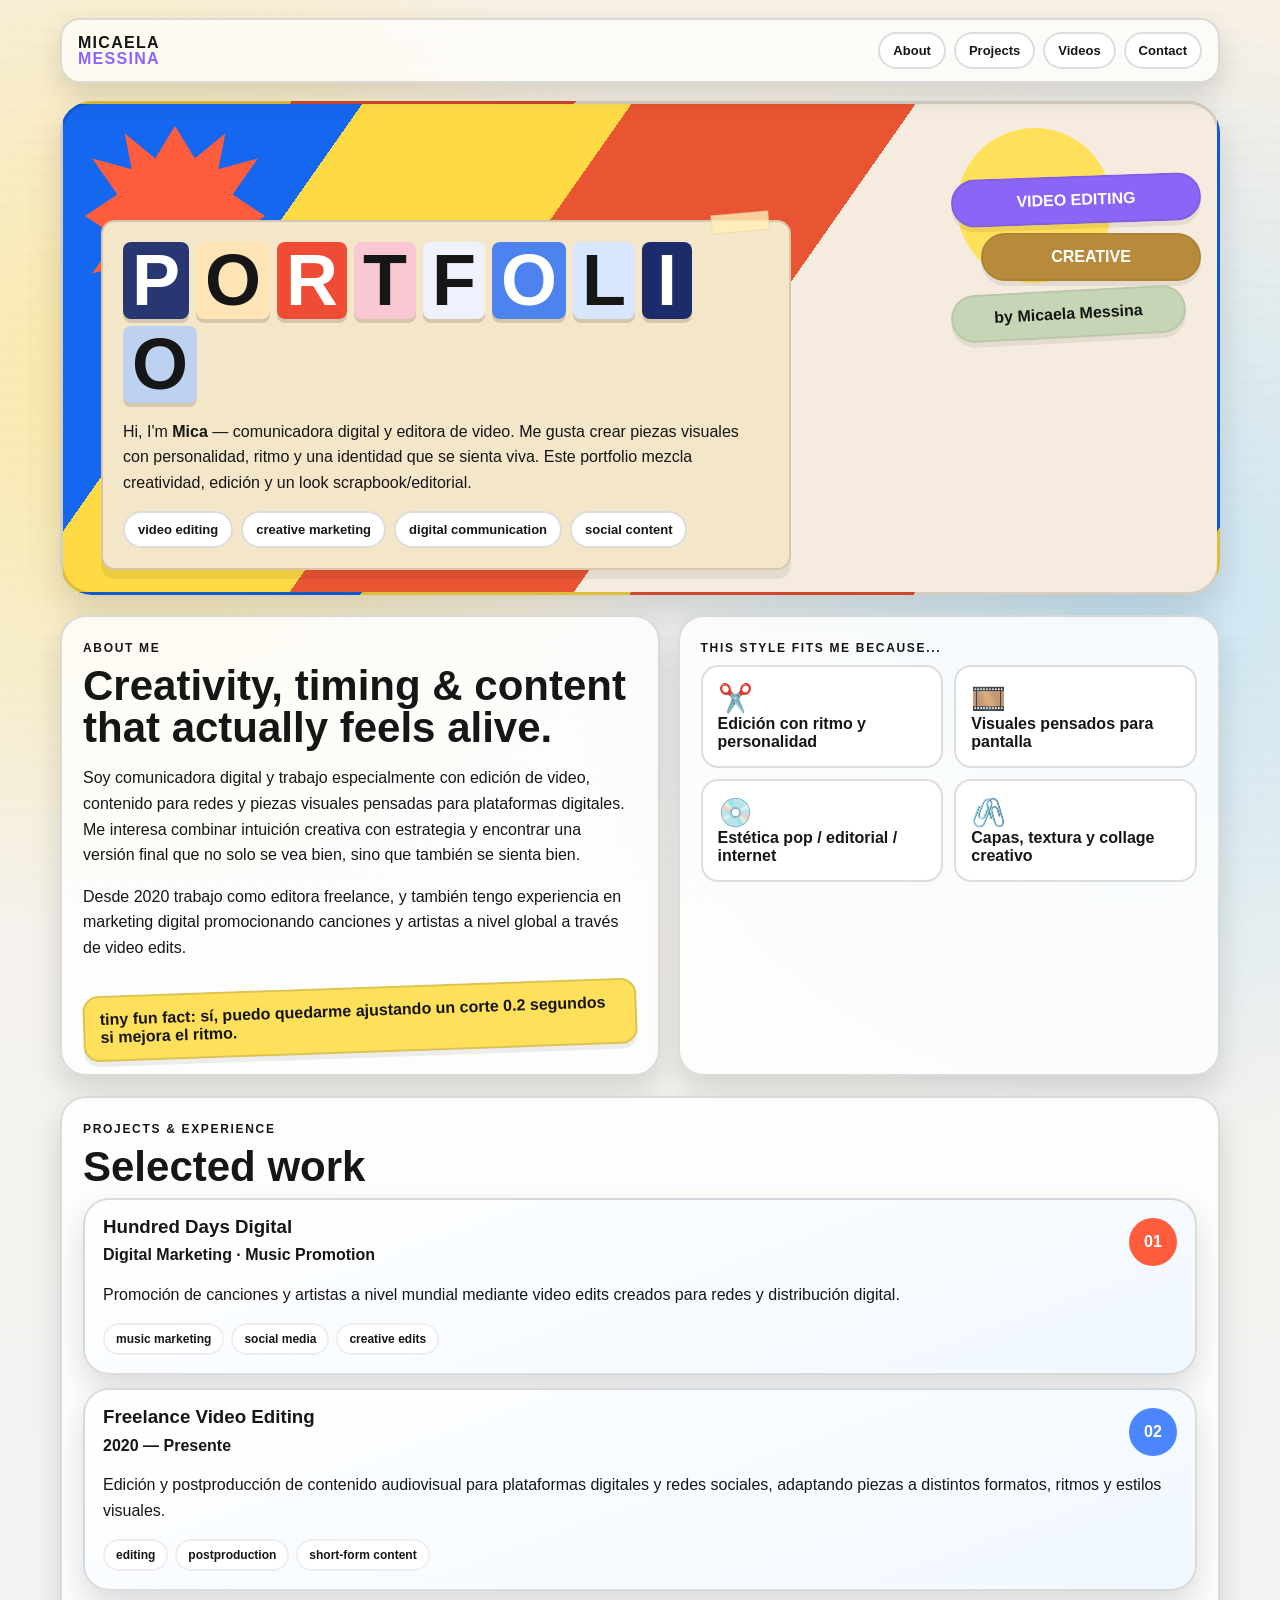
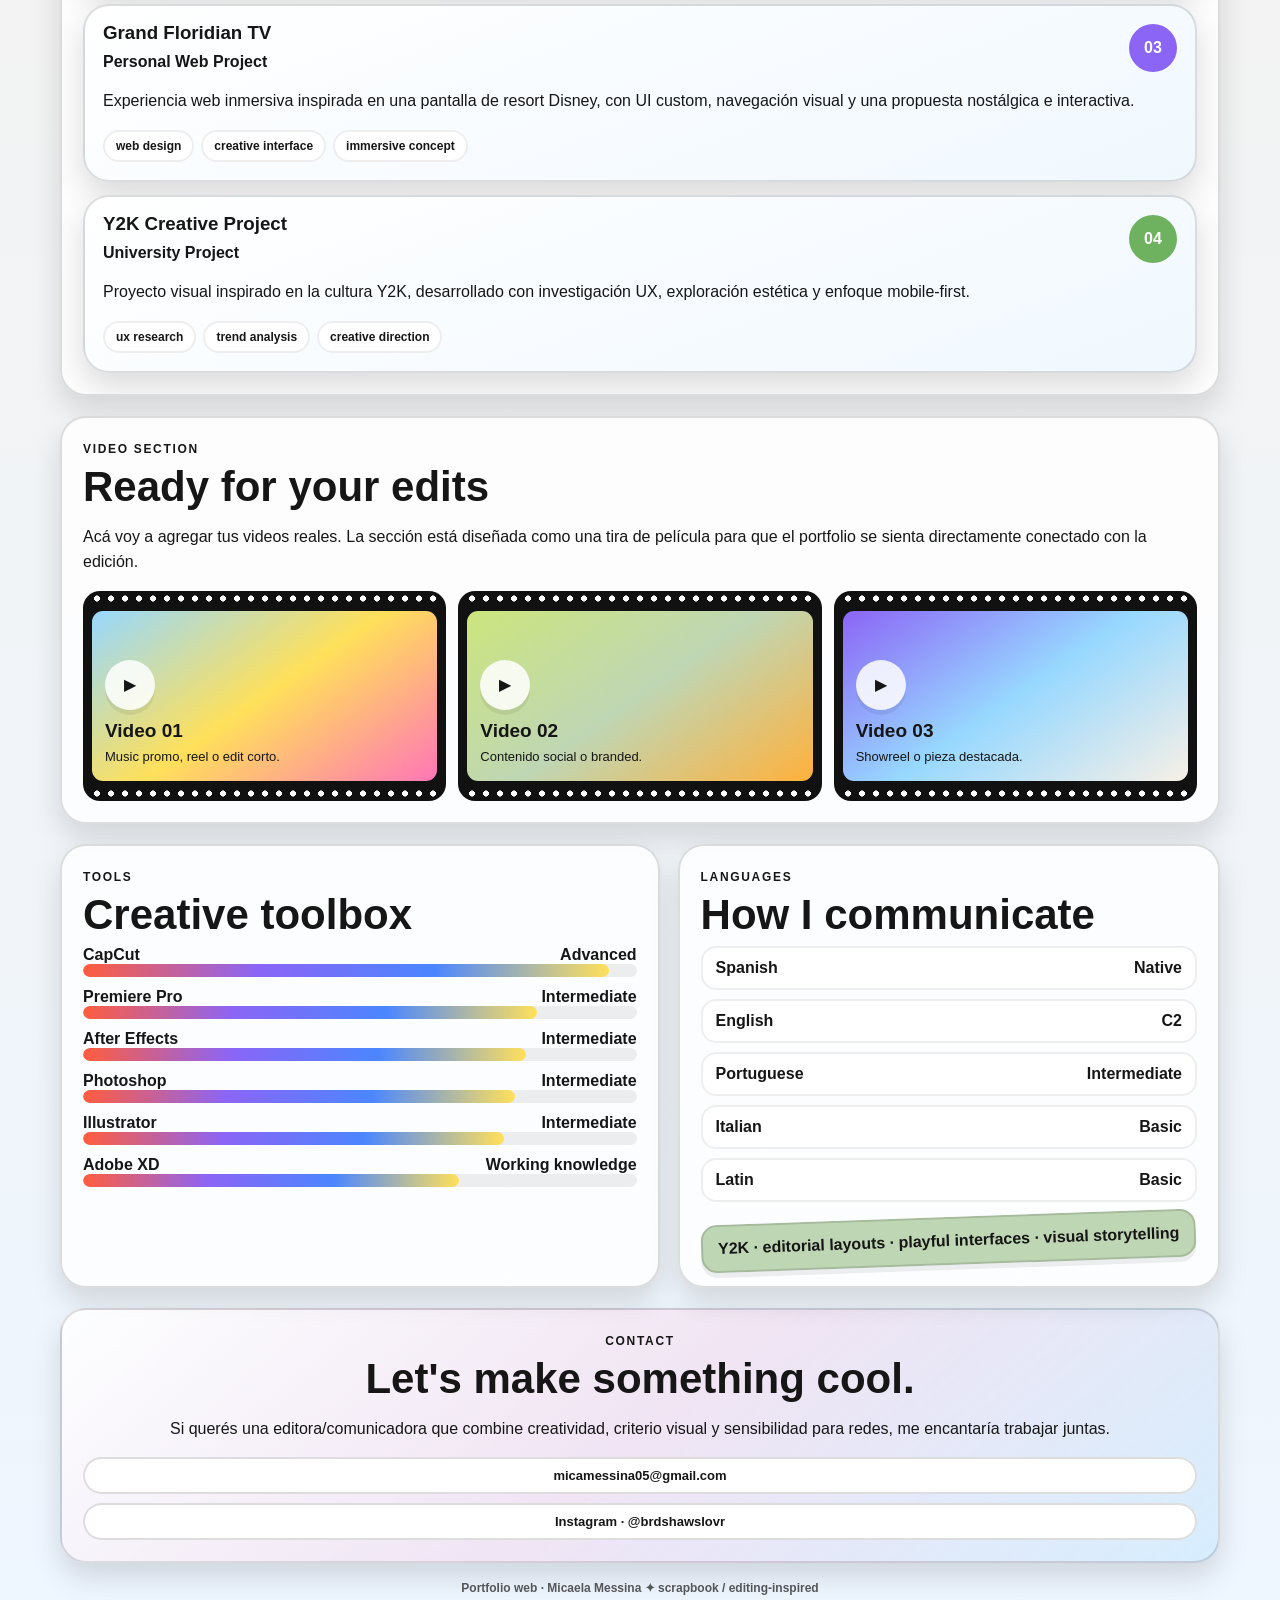
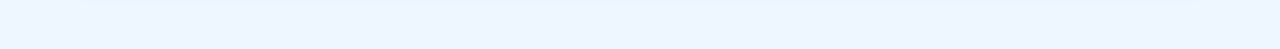
<file: portfolio/index.html>
<!doctype html>
<html lang="es">
<head>
<meta charset="utf-8"><meta name="viewport" content="width=device-width,initial-scale=1">
<title>Micaela Messina — Portfolio</title>
<style>
:root{--ink:#161616;--red:#ff5d3d;--yellow:#ffe05a;--blue:#4b86ff;--sky:#97d8ff;--purple:#8b65f6;--pink:#ff76b7;--green:#bfd6b4;--paper:#f4e6c8}
*{box-sizing:border-box}html{scroll-behavior:smooth}body{margin:0;font-family:Arial,Helvetica,sans-serif;color:var(--ink);background:radial-gradient(circle at 10% 12%,#ffe05a77,transparent 18%),radial-gradient(circle at 88% 18%,#97d8ff77,transparent 20%),linear-gradient(180deg,#f7f0e6,#eef6ff);overflow-x:hidden}
body:before{content:"";position:fixed;inset:0;pointer-events:none;opacity:.13;background-image:linear-gradient(transparent 96%,#0002 96%),linear-gradient(90deg,transparent 96%,#0001 96%);background-size:16px 16px}
.wrap{width:min(1160px,calc(100% - 24px));margin:auto;padding:18px 0 54px}
.top{position:sticky;top:8px;z-index:9;display:flex;justify-content:space-between;gap:12px;flex-wrap:wrap;align-items:center;padding:12px 16px;border:2px solid #0002;border-radius:20px;background:#ffffffb8;backdrop-filter:blur(10px);box-shadow:0 12px 28px #0002}
.logo{font-weight:900;letter-spacing:.08em;line-height:.95}.logo span{color:var(--purple)}nav{display:flex;gap:8px;flex-wrap:wrap}nav a,.chip,.contact a{color:var(--ink);text-decoration:none;border:2px solid #0002;background:#fff;border-radius:999px;padding:9px 13px;font-weight:800;font-size:13px}
.hero{position:relative;overflow:hidden;margin-top:18px;border:3px solid #0002;border-radius:32px;box-shadow:0 16px 35px #0002;background:linear-gradient(125deg,#1567ef 0 20%,#fedb45 20% 38%,#e95532 38% 57%,#f5ecdf 57%);padding:30px 20px 22px;min-height:440px}
.burst{position:absolute;left:22px;top:22px;width:180px;height:180px;background:var(--red);clip-path:polygon(50% 0,61% 18%,78% 4%,74% 24%,96% 18%,82% 38%,100% 50%,82% 62%,96% 82%,74% 76%,78% 96%,61% 82%,50% 100%,39% 82%,22% 96%,26% 76%,4% 82%,18% 62%,0 50%,18% 38%,4% 18%,26% 24%,22% 4%,39% 18%)}
.sun{position:absolute;right:105px;top:24px;width:155px;height:155px;border-radius:50%;background:var(--yellow)}
.paper{position:relative;z-index:2;margin-top:86px;margin-left:18px;width:min(100%,690px);background:var(--paper);border:2px solid #0002;border-radius:14px;padding:20px;box-shadow:0 9px 0 #0001}
.tape{position:absolute;right:20px;top:-9px;width:58px;height:19px;background:#fff0b8cc;transform:rotate(-5deg);border:1px solid #0001}
.title{display:flex;flex-wrap:wrap;gap:7px;margin:0 0 16px;font-size:clamp(38px,8vw,72px);line-height:.9;font-weight:900}
.title span{display:grid;place-items:center;min-width:50px;padding:6px 9px;border-radius:8px;box-shadow:0 4px 0 #0002}.a{background:#283772;color:#fff}.b{background:#ffe5b5}.c{background:#ef4b35;color:#fff}.d{background:#fac8d3}.e{background:#eff2fd}.f{background:#4c83ef;color:#fff}.g{background:#d8e6ff}.h{background:#1c2b69;color:#fff}.i{background:#bcd2f0}
.paper p{font-size:16px;line-height:1.6}.mini{display:flex;gap:8px;flex-wrap:wrap;margin-top:14px}.stack{position:absolute;right:16px;top:72px;width:min(36vw,250px);display:grid;gap:9px;z-index:3}.pill{padding:13px 16px;border-radius:999px;font-weight:900;text-align:center;border:2px solid #0001;box-shadow:0 5px 0 #0001}.p1{background:var(--purple);color:white;transform:rotate(-2deg)}.p2{background:#b78b3b;color:#fff;width:88%;margin-left:auto}.p3{background:#c6d5b6;width:94%;transform:rotate(-3deg)}
.section{margin-top:20px}.grid{display:grid;grid-template-columns:1.05fr .95fr;gap:18px}.card{position:relative;background:#ffffffcf;border:2px solid #0002;border-radius:26px;box-shadow:0 14px 30px #0002;padding:21px;overflow:hidden}.card h2,.card h3{margin:0 0 10px;line-height:1}.card h2{font-size:clamp(28px,4vw,42px)}.label{display:inline-block;margin-bottom:10px;font-size:12px;letter-spacing:.14em;font-weight:900}.card p{line-height:1.6}.note{display:inline-block;margin-top:10px;padding:13px 15px;border-radius:16px;background:var(--yellow);border:2px solid #0002;box-shadow:0 5px 0 #0001;font-weight:800;transform:rotate(-2deg)}
.icons{display:grid;grid-template-columns:1fr 1fr;gap:11px}.icons div{min-height:94px;display:flex;flex-direction:column;justify-content:space-between;padding:15px;border:2px solid #0002;border-radius:17px;background:white;font-weight:800}.icons b{font-size:28px}
.projects{display:grid;gap:13px}.proj{background:linear-gradient(160deg,#fff,#f0f8ff);padding:18px}.projtop{display:flex;justify-content:space-between;gap:12px}.num{min-width:48px;height:48px;border-radius:50%;display:grid;place-items:center;background:var(--red);color:white;font-weight:900}.proj:nth-child(2) .num{background:var(--blue)}.proj:nth-child(3) .num{background:var(--purple)}.proj:nth-child(4) .num{background:#6eb25f}.tags{display:flex;gap:7px;flex-wrap:wrap}.tags span{padding:7px 11px;border-radius:999px;background:#fff;border:2px solid #0001;font-size:12px;font-weight:800}
.films{display:grid;grid-template-columns:repeat(3,1fr);gap:12px}.film{background:#111;border-radius:17px;padding:9px;position:relative}.film:before,.film:after{content:"";position:absolute;left:7px;right:7px;height:7px;background-image:radial-gradient(circle,#fff 38%,transparent 40%);background-size:14px 7px}.film:before{top:4px}.film:after{bottom:4px}.frame{min-height:170px;margin:11px 0;border-radius:11px;padding:13px;display:flex;flex-direction:column;justify-content:flex-end;background:linear-gradient(145deg,var(--sky),var(--yellow),var(--pink))}.film:nth-child(2) .frame{background:linear-gradient(145deg,#cce57d,var(--green),#ffb13c)}.film:nth-child(3) .frame{background:linear-gradient(145deg,var(--purple),var(--sky),#f7f0e6)}.play{width:50px;height:50px;border-radius:50%;display:grid;place-items:center;background:#ffffffd9;box-shadow:0 5px 0 #0001;margin-bottom:10px}.frame h4{margin:0 0 5px;font-size:19px}.frame p{margin:0;font-size:13px}
.meters{display:grid;gap:11px}.mh{display:flex;justify-content:space-between;gap:10px;font-weight:800}.bar{height:13px;border-radius:999px;overflow:hidden;background:#0001}.bar i{display:block;height:100%;border-radius:999px;background:linear-gradient(90deg,var(--red),var(--purple),var(--blue),var(--yellow))}
.lang{display:grid;gap:9px}.lang div{display:flex;justify-content:space-between;gap:10px;background:#fff;border:2px solid #0001;border-radius:15px;padding:11px 13px;font-weight:700}.contact{text-align:center;background:linear-gradient(140deg,#ffffffdd,#ff76b722,#97d8ff44)}.contactlinks{display:grid;gap:9px;margin-top:14px}
footer{text-align:center;padding:18px 0 0;font-size:12px;font-weight:700;opacity:.7}
@media(max-width:860px){.grid{grid-template-columns:1fr}.stack{position:relative;right:auto;top:auto;width:100%;margin-top:15px}.paper{margin-left:0;margin-top:112px}.films{grid-template-columns:1fr}.sun{right:20px;width:105px;height:105px}.burst{width:140px;height:140px}}
@media(max-width:600px){.wrap{width:calc(100% - 16px)}.hero{padding:16px 12px}.paper{padding:15px;margin-top:100px}.title{font-size:42px;gap:5px}.title span{min-width:38px;padding:6px 7px}.icons{grid-template-columns:1fr}.card{padding:17px}.hero p{font-size:15px}}
</style>
</head>
<body>
<div class="wrap">
<header class="top"><div class="logo">MICAELA<br><span>MESSINA</span></div><nav><a href="#about">About</a><a href="#projects">Projects</a><a href="#videos">Videos</a><a href="#contact">Contact</a></nav></header>

<section class="hero"><div class="burst"></div><div class="sun"></div>
<div class="paper"><div class="tape"></div>
<h1 class="title"><span class="a">P</span><span class="b">O</span><span class="c">R</span><span class="d">T</span><span class="e">F</span><span class="f">O</span><span class="g">L</span><span class="h">I</span><span class="i">O</span></h1>
<p>Hi, I'm <strong>Mica</strong> — comunicadora digital y editora de video. Me gusta crear piezas visuales con personalidad, ritmo y una identidad que se sienta viva. Este portfolio mezcla creatividad, edición y un look scrapbook/editorial.</p>
<div class="mini"><span class="chip">video editing</span><span class="chip">creative marketing</span><span class="chip">digital communication</span><span class="chip">social content</span></div></div>
<div class="stack"><div class="pill p1">VIDEO EDITING</div><div class="pill p2">CREATIVE</div><div class="pill p3">by Micaela Messina</div></div>
</section>

<section class="section grid" id="about">
<article class="card"><span class="label">ABOUT ME</span><h2>Creativity, timing & content that actually feels alive.</h2><p>Soy comunicadora digital y trabajo especialmente con edición de video, contenido para redes y piezas visuales pensadas para plataformas digitales. Me interesa combinar intuición creativa con estrategia y encontrar una versión final que no solo se vea bien, sino que también se sienta bien.</p><p>Desde 2020 trabajo como editora freelance, y también tengo experiencia en marketing digital promocionando canciones y artistas a nivel global a través de video edits.</p><div class="note">tiny fun fact: sí, puedo quedarme ajustando un corte 0.2 segundos si mejora el ritmo.</div></article>
<article class="card"><span class="label">THIS STYLE FITS ME BECAUSE...</span><div class="icons"><div><b>✂️</b>Edición con ritmo y personalidad</div><div><b>🎞️</b>Visuales pensados para pantalla</div><div><b>💿</b>Estética pop / editorial / internet</div><div><b>🖇️</b>Capas, textura y collage creativo</div></div></article>
</section>

<section class="section" id="projects"><article class="card"><span class="label">PROJECTS & EXPERIENCE</span><h2>Selected work</h2><div class="projects">
<div class="card proj"><div class="projtop"><div><h3>Hundred Days Digital</h3><strong>Digital Marketing · Music Promotion</strong></div><div class="num">01</div></div><p>Promoción de canciones y artistas a nivel mundial mediante video edits creados para redes y distribución digital.</p><div class="tags"><span>music marketing</span><span>social media</span><span>creative edits</span></div></div>
<div class="card proj"><div class="projtop"><div><h3>Freelance Video Editing</h3><strong>2020 — Presente</strong></div><div class="num">02</div></div><p>Edición y postproducción de contenido audiovisual para plataformas digitales y redes sociales, adaptando piezas a distintos formatos, ritmos y estilos visuales.</p><div class="tags"><span>editing</span><span>postproduction</span><span>short-form content</span></div></div>
<div class="card proj"><div class="projtop"><div><h3>Grand Floridian TV</h3><strong>Personal Web Project</strong></div><div class="num">03</div></div><p>Experiencia web inmersiva inspirada en una pantalla de resort Disney, con UI custom, navegación visual y una propuesta nostálgica e interactiva.</p><div class="tags"><span>web design</span><span>creative interface</span><span>immersive concept</span></div></div>
<div class="card proj"><div class="projtop"><div><h3>Y2K Creative Project</h3><strong>University Project</strong></div><div class="num">04</div></div><p>Proyecto visual inspirado en la cultura Y2K, desarrollado con investigación UX, exploración estética y enfoque mobile-first.</p><div class="tags"><span>ux research</span><span>trend analysis</span><span>creative direction</span></div></div>
</div></article></section>

<section class="section" id="videos"><article class="card"><span class="label">VIDEO SECTION</span><h2>Ready for your edits</h2><p>Acá voy a agregar tus videos reales. La sección está diseñada como una tira de película para que el portfolio se sienta directamente conectado con la edición.</p><div class="films">
<div class="film"><div class="frame"><div class="play">▶</div><h4>Video 01</h4><p>Music promo, reel o edit corto.</p></div></div>
<div class="film"><div class="frame"><div class="play">▶</div><h4>Video 02</h4><p>Contenido social o branded.</p></div></div>
<div class="film"><div class="frame"><div class="play">▶</div><h4>Video 03</h4><p>Showreel o pieza destacada.</p></div></div>
</div></article></section>

<section class="section grid">
<article class="card"><span class="label">TOOLS</span><h2>Creative toolbox</h2><div class="meters">
<div><div class="mh"><span>CapCut</span><span>Advanced</span></div><div class="bar"><i style="width:95%"></i></div></div>
<div><div class="mh"><span>Premiere Pro</span><span>Intermediate</span></div><div class="bar"><i style="width:82%"></i></div></div>
<div><div class="mh"><span>After Effects</span><span>Intermediate</span></div><div class="bar"><i style="width:80%"></i></div></div>
<div><div class="mh"><span>Photoshop</span><span>Intermediate</span></div><div class="bar"><i style="width:78%"></i></div></div>
<div><div class="mh"><span>Illustrator</span><span>Intermediate</span></div><div class="bar"><i style="width:76%"></i></div></div>
<div><div class="mh"><span>Adobe XD</span><span>Working knowledge</span></div><div class="bar"><i style="width:68%"></i></div></div>
</div></article>
<article class="card"><span class="label">LANGUAGES</span><h2>How I communicate</h2><div class="lang"><div><span>Spanish</span><span>Native</span></div><div><span>English</span><span>C2</span></div><div><span>Portuguese</span><span>Intermediate</span></div><div><span>Italian</span><span>Basic</span></div><div><span>Latin</span><span>Basic</span></div></div><div class="note" style="background:#bfd6b4;margin-top:15px">Y2K · editorial layouts · playful interfaces · visual storytelling</div></article>
</section>

<section class="section" id="contact"><article class="card contact"><span class="label">CONTACT</span><h2>Let's make something cool.</h2><p>Si querés una editora/comunicadora que combine creatividad, criterio visual y sensibilidad para redes, me encantaría trabajar juntas.</p><div class="contactlinks"><a href="mailto:micamessina05@gmail.com">micamessina05@gmail.com</a><a href="https://instagram.com/brdshawslovr" target="_blank">Instagram · @brdshawslovr</a></div></article></section>
<footer>Portfolio web · Micaela Messina ✦ scrapbook / editing-inspired</footer>
</div>
</body>
</html>
</file>
